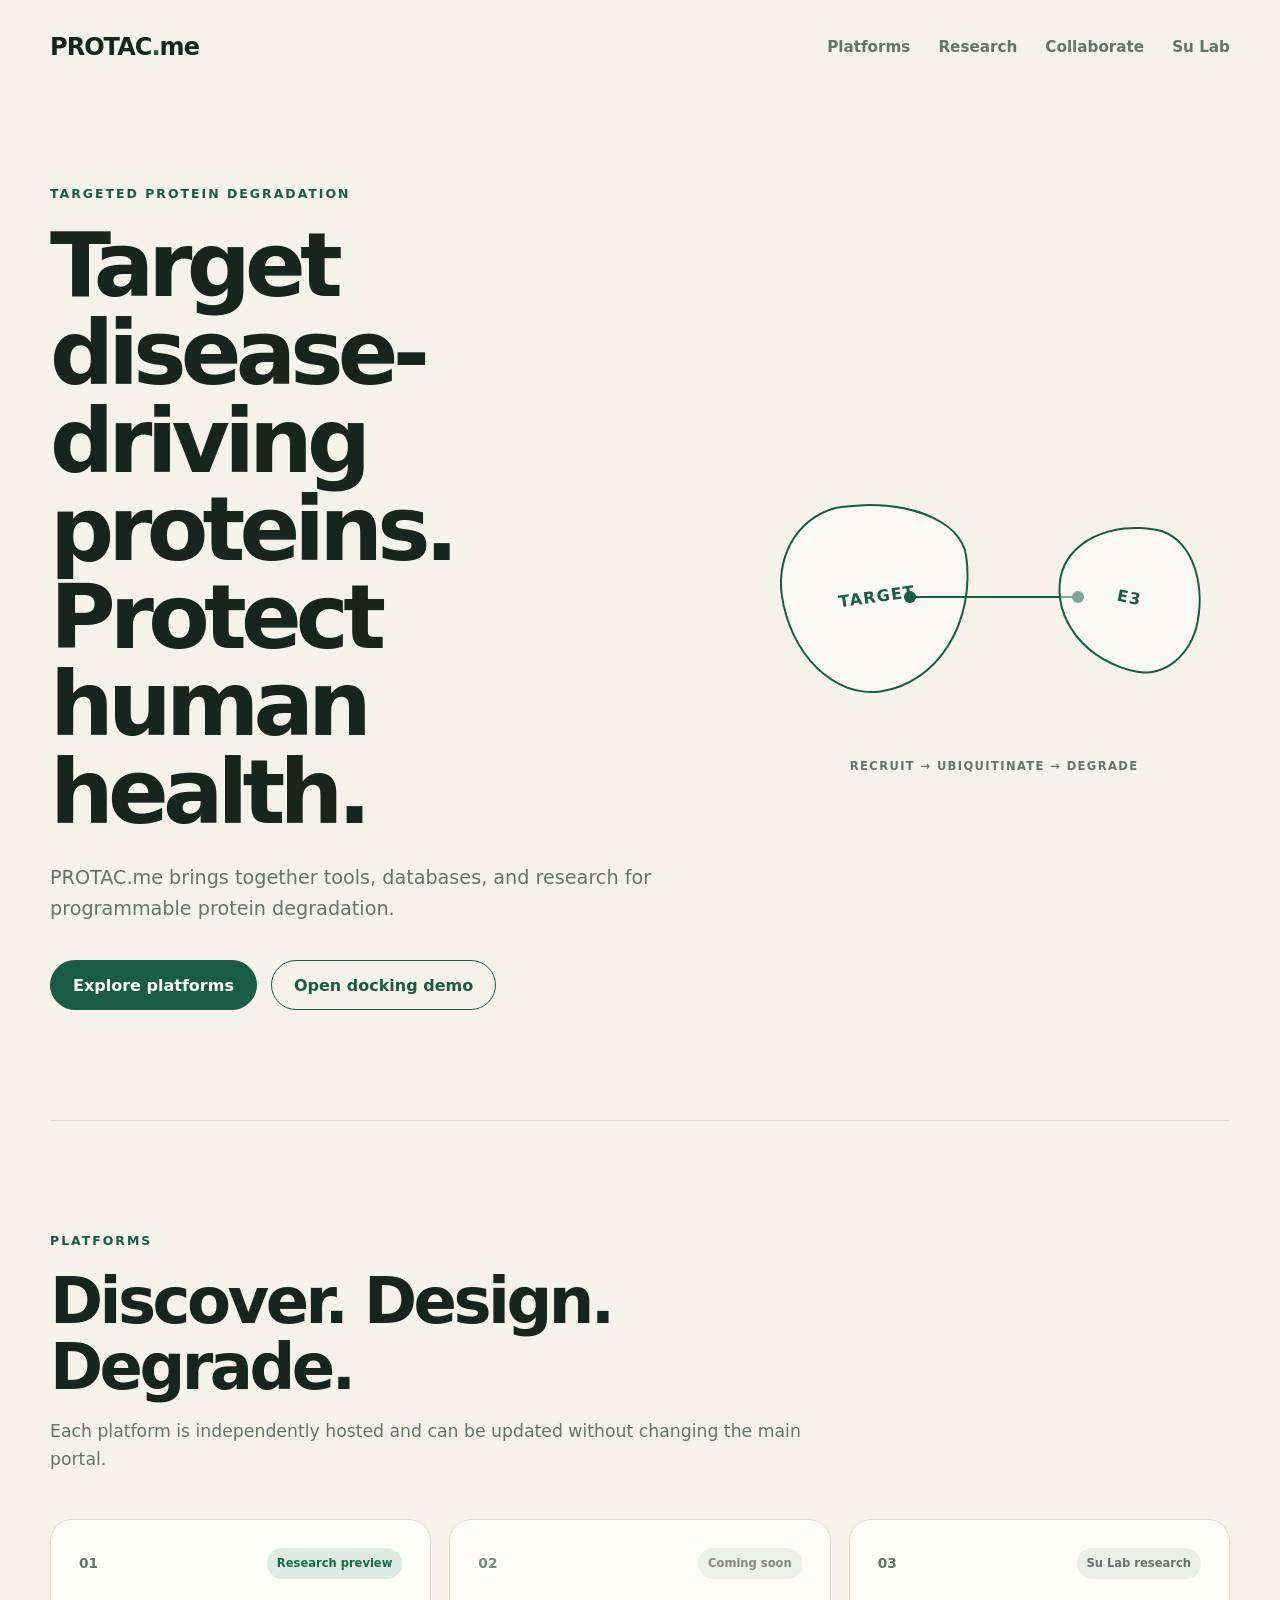
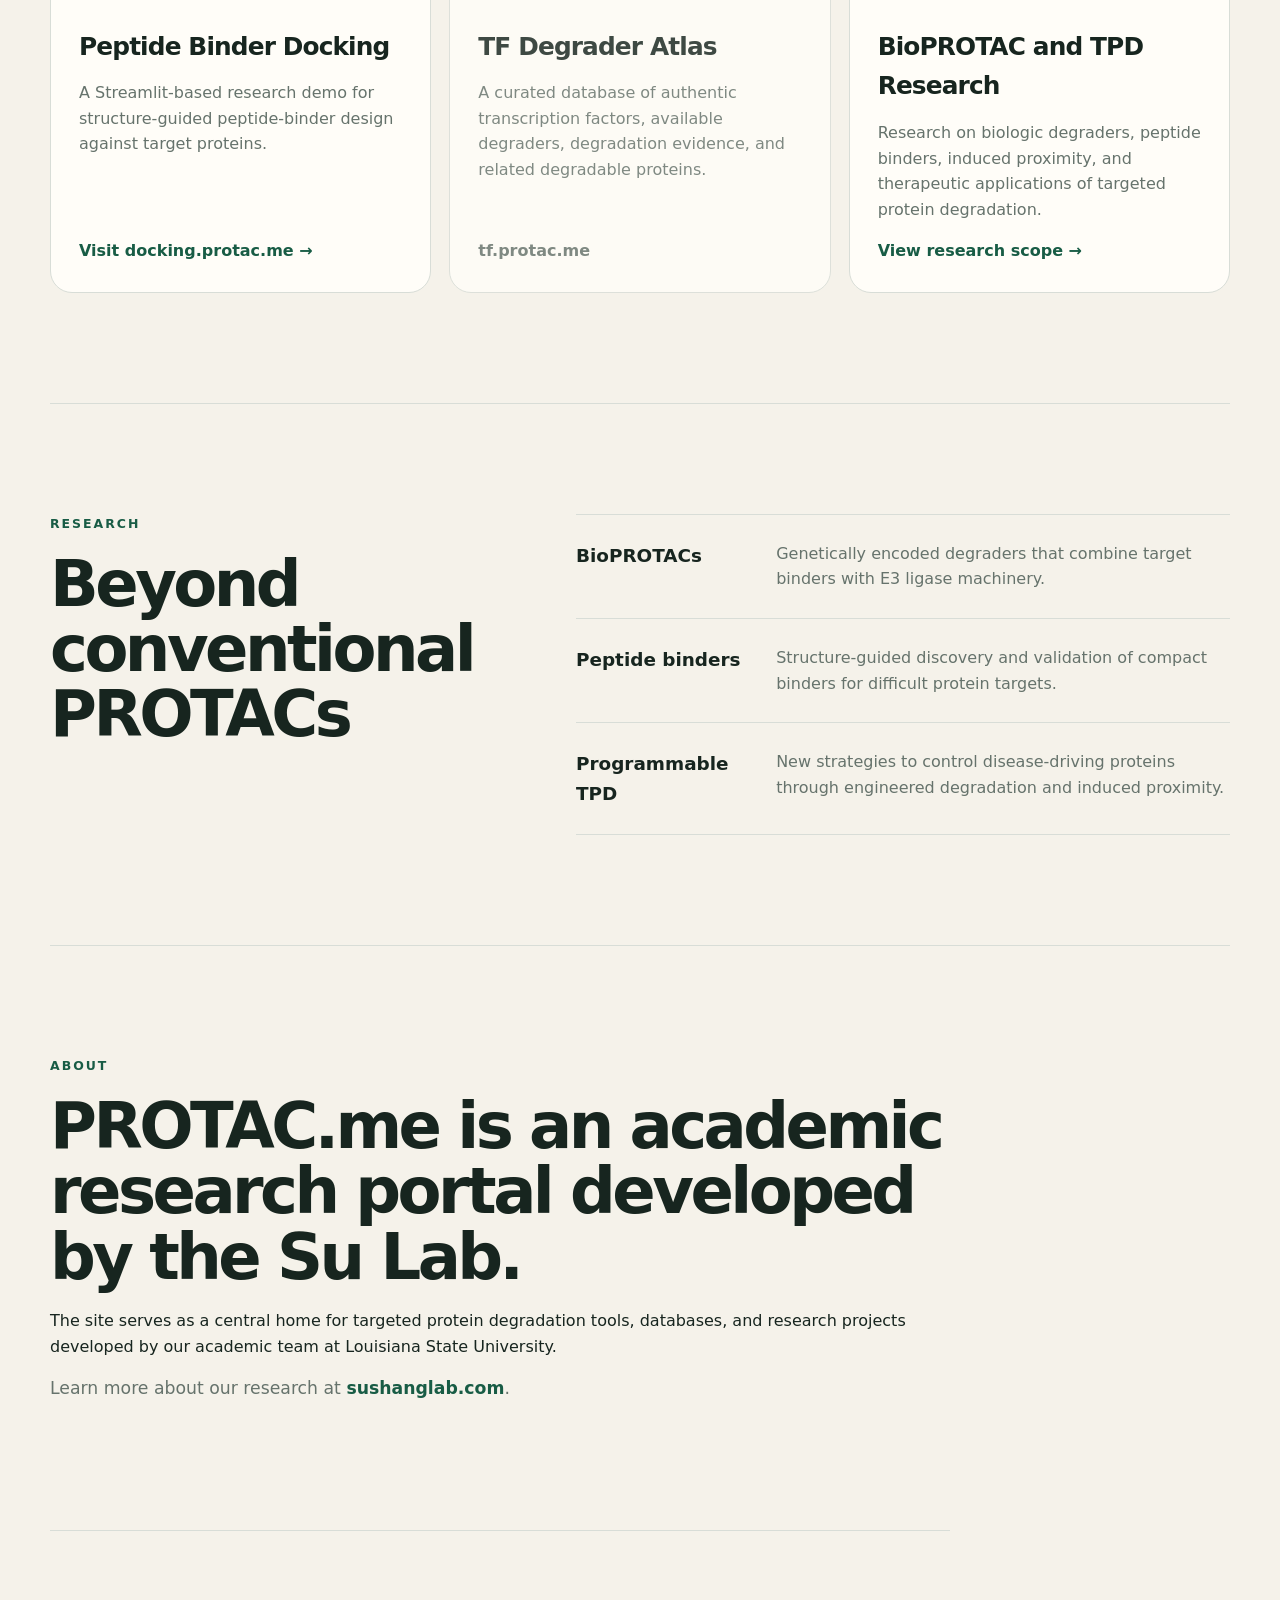
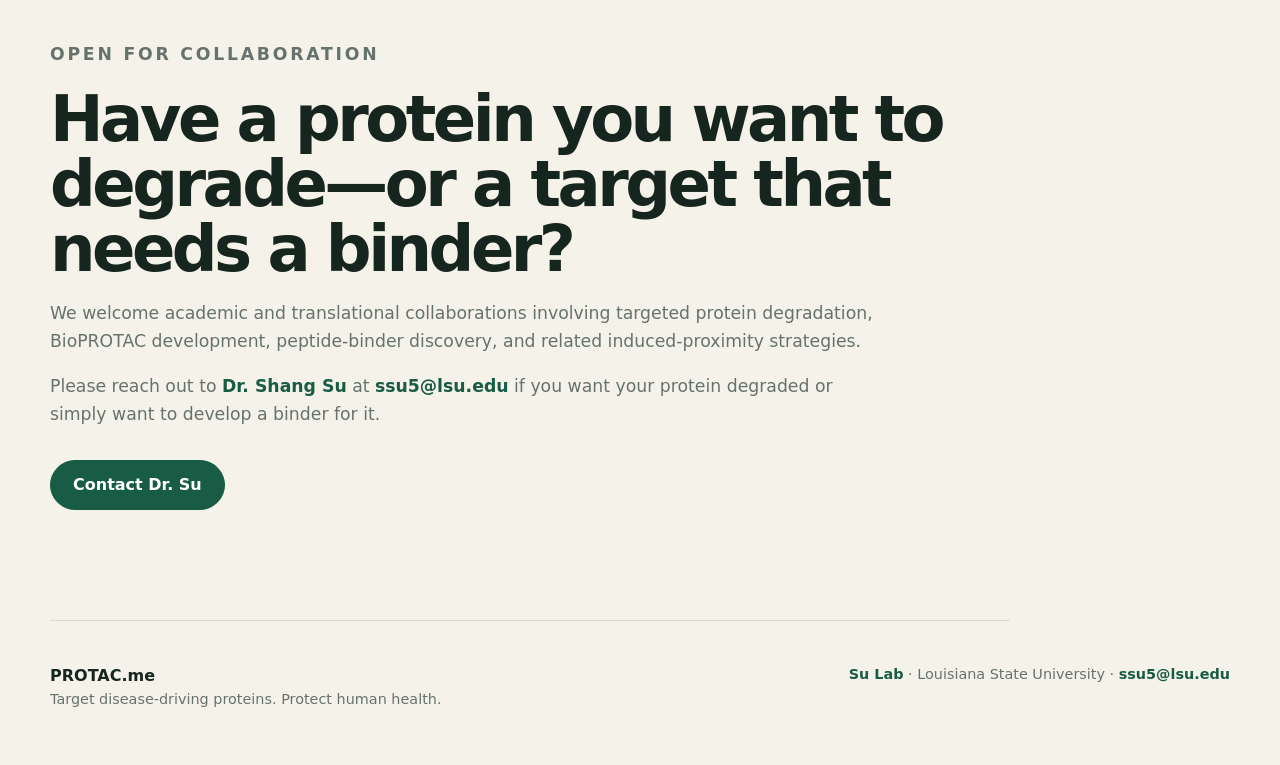
<file: index.html>
<!doctype html>
<html lang="en">
<head>
  <meta charset="utf-8">
  <meta name="viewport" content="width=device-width, initial-scale=1">

  <title>PROTAC.me | Targeted Protein Degradation Tools</title>
  <meta name="description" content="PROTAC.me is a portal for targeted protein degradation tools, resources, and research from the Su Lab.">

  <!-- Temporary: discourage search engines from indexing this site -->
  <meta name="robots" content="noindex, nofollow, noarchive, nosnippet, noimageindex">
  <meta name="googlebot" content="noindex, nofollow, noarchive, nosnippet, noimageindex">
  <meta name="bingbot" content="noindex, nofollow, noarchive, nosnippet, noimageindex">

  <link rel="stylesheet" href="style.css">
</head>

<body>
  <header class="site-header">
    <a class="brand" href="#top" aria-label="PROTAC.me home">
      <span class="brand-main">PROTAC</span><span class="brand-dot">.</span><span class="brand-me">me</span>
    </a>

    <nav class="nav" aria-label="Main navigation">
      <a href="#platforms">Platforms</a>
      <a href="#research">Research</a>
      <a href="#collaborate">Collaborate</a>
      <a href="https://sushanglab.com" target="_blank" rel="noopener noreferrer">Su Lab</a>
    </nav>
  </header>

  <main id="top">
    <section class="hero">
      <div class="hero-copy">
        <p class="eyebrow">TARGETED PROTEIN DEGRADATION</p>
        <h1>Target disease-driving proteins.<br>Protect human health.</h1>
        <p class="hero-text">
          PROTAC.me brings together tools, databases, and research for
          programmable protein degradation.
        </p>

        <div class="hero-actions">
          <a class="button button-primary" href="#platforms">Explore platforms</a>
          <a class="button button-secondary" href="https://docking.protac.me">Open docking demo</a>
        </div>
      </div>

      <div class="hero-graphic" aria-hidden="true">
        <div class="protein protein-left">TARGET</div>
        <div class="linker"></div>
        <div class="protein protein-right">E3</div>
        <div class="degrade-label">RECRUIT → UBIQUITINATE → DEGRADE</div>
      </div>
    </section>

    <section class="section" id="platforms">
      <div class="section-heading">
        <p class="eyebrow">PLATFORMS</p>
        <h2>Discover. Design. Degrade.</h2>
        <p>
          Each platform is independently hosted and can be updated without changing the main portal.
        </p>
      </div>

      <div class="cards">
        <article class="card">
          <div class="card-topline">
            <span class="card-number">01</span>
            <span class="status status-live">Research preview</span>
          </div>
          <h3>Peptide Binder Docking</h3>
          <p>
            A Streamlit-based research demo for structure-guided peptide-binder design against target proteins.
          </p>
          <a class="card-link" href="https://docking.protac.me">
            Visit docking.protac.me <span aria-hidden="true">→</span>
          </a>
        </article>

        <article class="card card-muted">
          <div class="card-topline">
            <span class="card-number">02</span>
            <span class="status">Coming soon</span>
          </div>
          <h3>TF Degrader Atlas</h3>
          <p>
            A curated database of authentic transcription factors, available degraders,
            degradation evidence, and related degradable proteins.
          </p>
          <span class="card-link card-link-disabled">
            tf.protac.me
          </span>
        </article>

        <article class="card">
          <div class="card-topline">
            <span class="card-number">03</span>
            <span class="status">Su Lab research</span>
          </div>
          <h3>BioPROTAC and TPD Research</h3>
          <p>
            Research on biologic degraders, peptide binders, induced proximity,
            and therapeutic applications of targeted protein degradation.
          </p>
          <a class="card-link" href="#research">
            View research scope <span aria-hidden="true">→</span>
          </a>
        </article>
      </div>
    </section>

    <section class="section split-section" id="research">
      <div>
        <p class="eyebrow">RESEARCH</p>
        <h2>Beyond conventional PROTACs</h2>
      </div>

      <div class="research-list">
        <div class="research-item">
          <h3>BioPROTACs</h3>
          <p>Genetically encoded degraders that combine target binders with E3 ligase machinery.</p>
        </div>

        <div class="research-item">
          <h3>Peptide binders</h3>
          <p>Structure-guided discovery and validation of compact binders for difficult protein targets.</p>
        </div>

        <div class="research-item">
          <h3>Programmable TPD</h3>
          <p>New strategies to control disease-driving proteins through engineered degradation and induced proximity.</p>
        </div>
      </div>
    </section>

    <section class="section about-section" id="about">
      <p class="eyebrow">ABOUT</p>
      <h2>PROTAC.me is an academic research portal developed by the Su Lab.</h2>
      <p>
        The site serves as a central home for targeted protein degradation tools,
        databases, and research projects developed by our academic team at
        Louisiana State University.
      </p>
      <p>
        Learn more about our research at
        <a href="https://sushanglab.com" target="_blank" rel="noopener noreferrer">sushanglab.com</a>.
      </p>
    </section>

    <section class="section collaboration-section" id="collaborate">
      <p class="eyebrow">OPEN FOR COLLABORATION</p>
      <h2>Have a protein you want to degrade—or a target that needs a binder?</h2>
      <p>
        We welcome academic and translational collaborations involving targeted protein
        degradation, BioPROTAC development, peptide-binder discovery, and related
        induced-proximity strategies.
      </p>
      <p>
        Please reach out to
        <a href="mailto:ssu5@lsu.edu">Dr. Shang Su</a>
        at <a href="mailto:ssu5@lsu.edu">ssu5@lsu.edu</a>
        if you want your protein degraded or simply want to develop a binder for it.
      </p>
      <a class="button button-primary" href="mailto:ssu5@lsu.edu?subject=PROTAC.me%20collaboration%20inquiry">
        Contact Dr. Su
      </a>
    </section>
  </main>

  <footer class="site-footer">
    <div>
      <strong>PROTAC.me</strong>
      <span>Target disease-driving proteins. Protect human health.</span>
    </div>
    <div>
      <a href="https://sushanglab.com" target="_blank" rel="noopener noreferrer">Su Lab</a>
      · Louisiana State University
      · <a href="mailto:ssu5@lsu.edu">ssu5@lsu.edu</a>
    </div>
  </footer>
</body>
</html>
</file>
<file: style.css>
:root {
  --bg: #f5f2ea;
  --surface: #fffdf8;
  --text: #17251f;
  --muted: #66736c;
  --line: #d8ddd7;
  --accent: #185c45;
  --accent-dark: #0f3f30;
  --accent-soft: #dcebe4;
  --live: #196b45;
  --max-width: 1180px;
}

* {
  box-sizing: border-box;
}

html {
  scroll-behavior: smooth;
}

body {
  margin: 0;
  background: var(--bg);
  color: var(--text);
  font-family: Inter, ui-sans-serif, system-ui, -apple-system, BlinkMacSystemFont, "Segoe UI", sans-serif;
  line-height: 1.6;
}

a {
  color: inherit;
}

.site-header {
  width: min(calc(100% - 40px), var(--max-width));
  margin: 0 auto;
  padding: 28px 0;
  display: flex;
  align-items: center;
  justify-content: space-between;
}

.brand {
  text-decoration: none;
  font-size: 1.5rem;
  font-weight: 800;
  letter-spacing: -0.04em;
}

.brand-main,
.brand-me {
  color: var(--text);
}

.brand-dot {
  color: var(--accent);
}

.nav {
  display: flex;
  gap: 28px;
}

.nav a {
  color: var(--muted);
  text-decoration: none;
  font-size: 0.95rem;
  font-weight: 650;
}

.nav a:hover {
  color: var(--accent);
}

main {
  width: min(calc(100% - 40px), var(--max-width));
  margin: 0 auto;
}

.hero {
  min-height: 680px;
  padding: 90px 0 110px;
  display: grid;
  grid-template-columns: 1.15fr 0.85fr;
  gap: 70px;
  align-items: center;
  border-bottom: 1px solid var(--line);
}

.eyebrow {
  margin: 0 0 18px;
  color: var(--accent);
  font-size: 0.78rem;
  font-weight: 800;
  letter-spacing: 0.16em;
}

h1,
h2,
h3,
p {
  margin-top: 0;
}

h1 {
  max-width: 760px;
  margin-bottom: 26px;
  font-size: clamp(3rem, 7vw, 6.4rem);
  line-height: 0.98;
  letter-spacing: -0.065em;
}

.hero-text {
  max-width: 650px;
  margin-bottom: 36px;
  color: var(--muted);
  font-size: 1.2rem;
}

.hero-actions {
  display: flex;
  flex-wrap: wrap;
  gap: 14px;
}

.button {
  display: inline-flex;
  align-items: center;
  justify-content: center;
  min-height: 50px;
  padding: 0 22px;
  border: 1px solid var(--accent);
  border-radius: 999px;
  text-decoration: none;
  font-weight: 750;
}

.button-primary {
  background: var(--accent);
  color: white;
}

.button-primary:hover {
  background: var(--accent-dark);
}

.button-secondary {
  background: transparent;
  color: var(--accent);
}

.button-secondary:hover {
  background: var(--accent-soft);
}

.hero-graphic {
  position: relative;
  min-height: 400px;
  display: grid;
  place-items: center;
}

.protein {
  position: absolute;
  display: grid;
  place-items: center;
  border: 2px solid var(--accent);
  color: var(--accent);
  background: rgba(255,255,255,0.45);
  font-weight: 850;
  letter-spacing: 0.08em;
}

.protein-left {
  width: 190px;
  height: 190px;
  left: 5%;
  border-radius: 38% 62% 55% 45% / 42% 35% 65% 58%;
  transform: rotate(-8deg);
}

.protein-right {
  width: 145px;
  height: 145px;
  right: 6%;
  border-radius: 60% 40% 35% 65% / 45% 58% 42% 55%;
  transform: rotate(11deg);
}

.linker {
  position: absolute;
  width: 180px;
  height: 2px;
  background: var(--accent);
}

.linker::before,
.linker::after {
  content: "";
  position: absolute;
  top: -5px;
  width: 12px;
  height: 12px;
  background: var(--accent);
  border-radius: 50%;
}

.linker::before {
  left: 0;
}

.linker::after {
  right: 0;
}

.degrade-label {
  position: absolute;
  bottom: 22px;
  color: var(--muted);
  font-size: 0.72rem;
  font-weight: 800;
  letter-spacing: 0.12em;
}

.section {
  padding: 110px 0;
  border-bottom: 1px solid var(--line);
}

.section-heading {
  max-width: 760px;
  margin-bottom: 46px;
}

h2 {
  margin-bottom: 18px;
  font-size: clamp(2.3rem, 5vw, 4.6rem);
  line-height: 1.02;
  letter-spacing: -0.055em;
}

.section-heading > p:last-child,
.about-section > p:last-child {
  color: var(--muted);
  font-size: 1.08rem;
}

.cards {
  display: grid;
  grid-template-columns: repeat(3, 1fr);
  gap: 18px;
}

.card {
  min-height: 340px;
  padding: 28px;
  display: flex;
  flex-direction: column;
  background: var(--surface);
  border: 1px solid var(--line);
  border-radius: 22px;
}

.card-muted {
  opacity: 0.82;
}

.card-topline {
  display: flex;
  justify-content: space-between;
  align-items: center;
  gap: 16px;
  margin-bottom: 48px;
}

.card-number {
  color: var(--muted);
  font-size: 0.86rem;
  font-weight: 800;
}

.status {
  padding: 6px 10px;
  border-radius: 999px;
  background: #ecefe9;
  color: var(--muted);
  font-size: 0.72rem;
  font-weight: 800;
}

.status-live {
  background: var(--accent-soft);
  color: var(--live);
}

.card h3 {
  margin-bottom: 14px;
  font-size: 1.55rem;
  letter-spacing: -0.035em;
}

.card p {
  color: var(--muted);
}

.card-link {
  margin-top: auto;
  color: var(--accent);
  text-decoration: none;
  font-weight: 800;
}

.card-link:hover {
  color: var(--accent-dark);
}

.card-link-disabled {
  color: var(--muted);
}

.split-section {
  display: grid;
  grid-template-columns: 0.8fr 1.2fr;
  gap: 90px;
}

.research-list {
  border-top: 1px solid var(--line);
}

.research-item {
  padding: 26px 0;
  display: grid;
  grid-template-columns: 0.55fr 1.45fr;
  gap: 28px;
  border-bottom: 1px solid var(--line);
}

.research-item h3 {
  margin: 0;
  font-size: 1.15rem;
}

.research-item p {
  margin: 0;
  color: var(--muted);
}

.about-section {
  max-width: 900px;
}

.site-footer {
  width: min(calc(100% - 40px), var(--max-width));
  margin: 0 auto;
  padding: 42px 0 54px;
  display: flex;
  justify-content: space-between;
  gap: 30px;
  color: var(--muted);
  font-size: 0.9rem;
}

.site-footer div:first-child {
  display: flex;
  flex-direction: column;
}

.site-footer strong {
  color: var(--text);
  font-size: 1rem;
}

@media (max-width: 900px) {
  .hero,
  .split-section {
    grid-template-columns: 1fr;
  }

  .hero {
    padding-top: 60px;
  }

  .hero-graphic {
    min-height: 330px;
  }

  .cards {
    grid-template-columns: 1fr;
  }

  .research-item {
    grid-template-columns: 1fr;
    gap: 8px;
  }
}

@media (max-width: 620px) {
  .site-header {
    align-items: flex-start;
  }

  .nav {
    gap: 14px;
    flex-wrap: wrap;
    justify-content: flex-end;
  }

  .hero {
    min-height: auto;
    padding: 50px 0 80px;
  }

  .hero-graphic {
    display: none;
  }

  .section {
    padding: 76px 0;
  }

  .site-footer {
    flex-direction: column;
  }
}


.about-section a,
.collaboration-section a,
.site-footer a {
  color: var(--accent);
  font-weight: 750;
  text-decoration: none;
}

.about-section a:hover,
.collaboration-section a:hover,
.site-footer a:hover {
  text-decoration: underline;
}

.collaboration-section {
  max-width: 960px;
}

.collaboration-section > p {
  max-width: 840px;
  color: var(--muted);
  font-size: 1.08rem;
}

.collaboration-section .button {
  margin-top: 14px;
  color: white;
}

.collaboration-section .button:hover {
  text-decoration: none;
}
</file>
